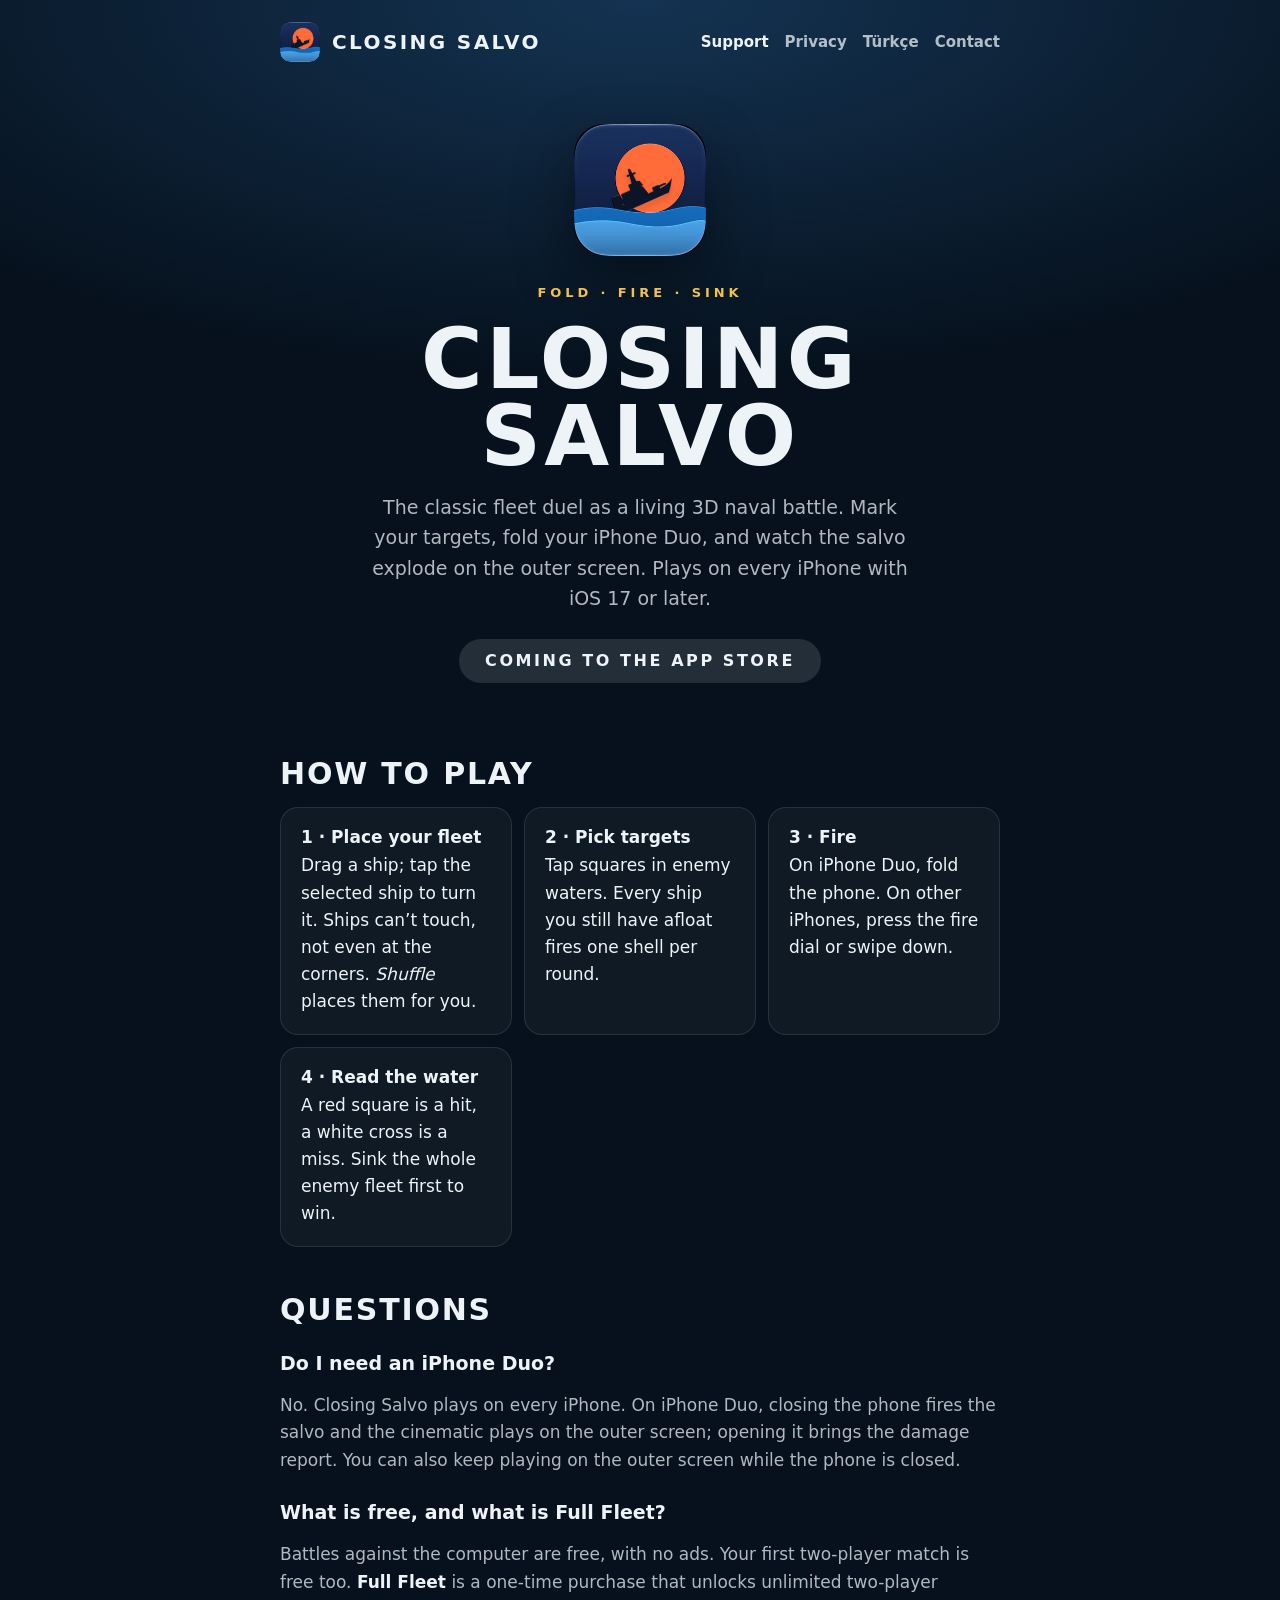
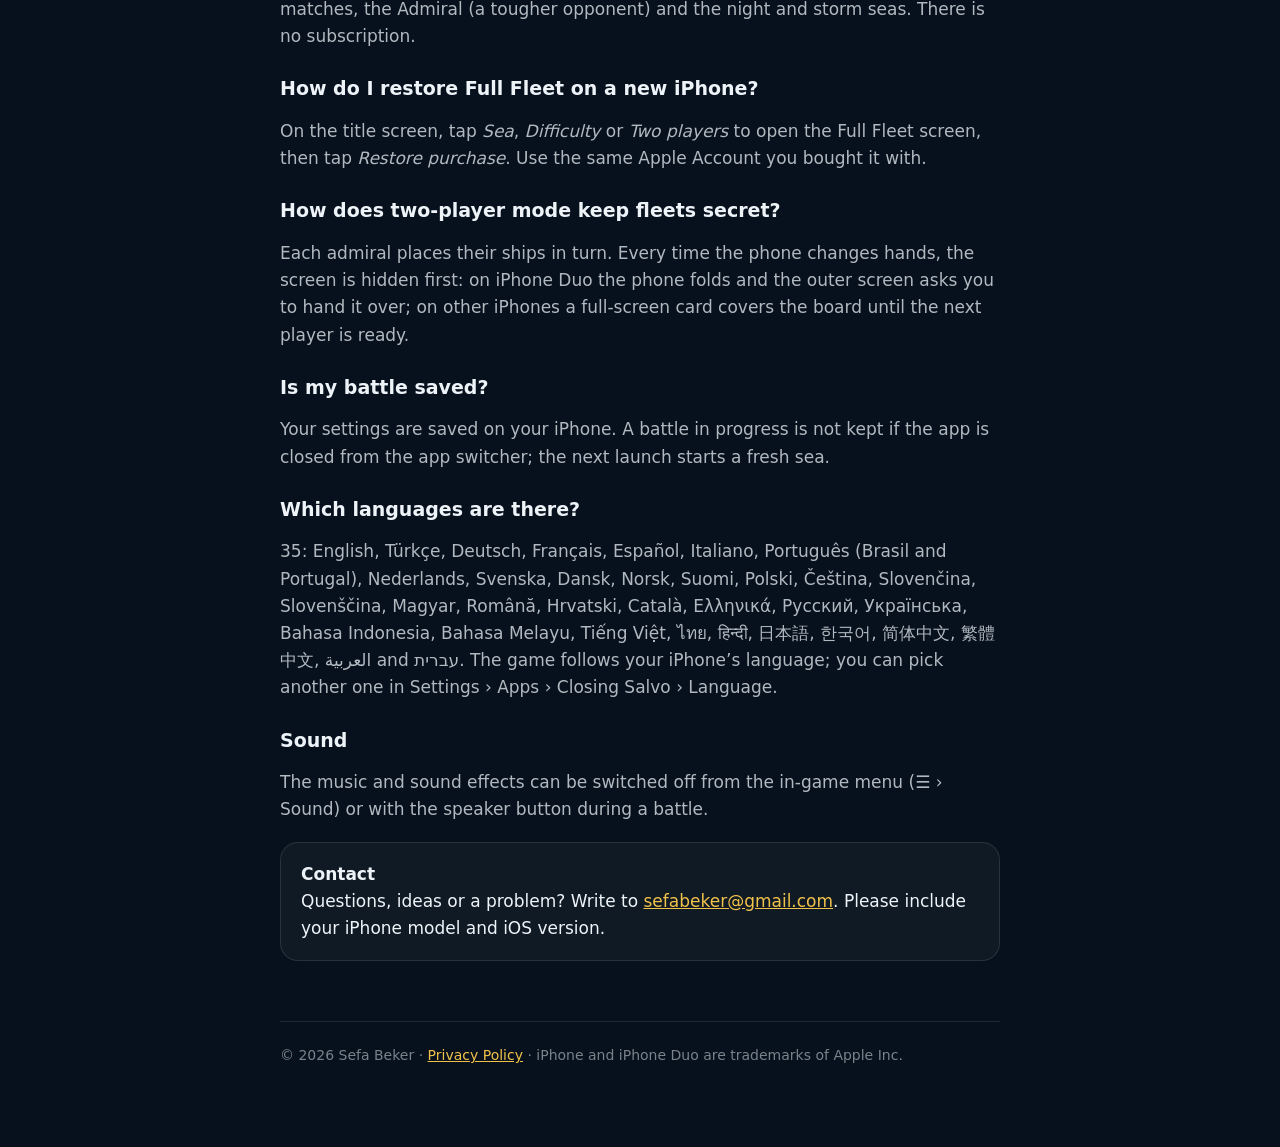
<file: index.html>
<!DOCTYPE html>
<html lang="en">
<head>
<meta charset="UTF-8">
<meta name="viewport" content="width=device-width, initial-scale=1">
<title>Closing Salvo: Sea Battle — Support</title>
<meta name="description" content="Closing Salvo is a living 3D naval battle. On iPhone Duo, fold the phone to fire your salvo. Help, privacy and contact.">
<link rel="icon" href="assets/favicon.png">
<link rel="apple-touch-icon" href="assets/apple-touch-icon.png">
<link rel="stylesheet" href="assets/style.css">
</head>
<body>
<div class="wrap">
  <header>
    <a class="brand" href="./"><img src="assets/icon.png" alt="">Closing Salvo</a>
    <nav>
      <a href="./" aria-current="page">Support</a>
      <a href="privacy-policy.html">Privacy</a>
      <a href="tr/">Türkçe</a>
      <a href="mailto:sefabeker@gmail.com?subject=Closing%20Salvo">Contact</a>
    </nav>
  </header>

  <section class="hero">
    <img class="icon" src="assets/icon.png" alt="Closing Salvo app icon">
    <div class="kicker" style="margin-top:22px">Fold · Fire · Sink</div>
    <h1>Closing Salvo</h1>
    <p class="lead">The classic fleet duel as a living 3D naval battle. Mark your targets, fold your iPhone Duo, and watch the salvo explode on the outer screen. Plays on every iPhone with iOS 17 or later.</p>
    <span class="store soon">Coming to the App Store</span>
  </section>

  <h2>How to play</h2>
  <div class="grid">
    <div class="card"><b>1 · Place your fleet</b>Drag a ship; tap the selected ship to turn it. Ships can’t touch, not even at the corners. <em>Shuffle</em> places them for you.</div>
    <div class="card"><b>2 · Pick targets</b>Tap squares in enemy waters. Every ship you still have afloat fires one shell per round.</div>
    <div class="card"><b>3 · Fire</b>On iPhone Duo, fold the phone. On other iPhones, press the fire dial or swipe down.</div>
    <div class="card"><b>4 · Read the water</b>A red square is a hit, a white cross is a miss. Sink the whole enemy fleet first to win.</div>
  </div>

  <h2>Questions</h2>
  <h3>Do I need an iPhone Duo?</h3>
  <p>No. Closing Salvo plays on every iPhone. On iPhone Duo, closing the phone fires the salvo and the cinematic plays on the outer screen; opening it brings the damage report. You can also keep playing on the outer screen while the phone is closed.</p>
  <h3>What is free, and what is Full Fleet?</h3>
  <p>Battles against the computer are free, with no ads. Your first two-player match is free too. <strong>Full Fleet</strong> is a one-time purchase that unlocks unlimited two-player matches, the Admiral (a tougher opponent) and the night and storm seas. There is no subscription.</p>
  <h3>How do I restore Full Fleet on a new iPhone?</h3>
  <p>On the title screen, tap <em>Sea</em>, <em>Difficulty</em> or <em>Two players</em> to open the Full Fleet screen, then tap <em>Restore purchase</em>. Use the same Apple Account you bought it with.</p>
  <h3>How does two-player mode keep fleets secret?</h3>
  <p>Each admiral places their ships in turn. Every time the phone changes hands, the screen is hidden first: on iPhone Duo the phone folds and the outer screen asks you to hand it over; on other iPhones a full-screen card covers the board until the next player is ready.</p>
  <h3>Is my battle saved?</h3>
  <p>Your settings are saved on your iPhone. A battle in progress is not kept if the app is closed from the app switcher; the next launch starts a fresh sea.</p>
  <h3>Which languages are there?</h3>
  <p>35: English, Türkçe, Deutsch, Français, Español, Italiano, Português (Brasil and Portugal), Nederlands, Svenska, Dansk, Norsk, Suomi, Polski, Čeština, Slovenčina, Slovenščina, Magyar, Română, Hrvatski, Català, Ελληνικά, Русский, Українська, Bahasa Indonesia, Bahasa Melayu, Tiếng Việt, ไทย, हिन्दी, 日本語, 한국어, 简体中文, 繁體中文, العربية and עברית. The game follows your iPhone’s language; you can pick another one in Settings › Apps › Closing Salvo › Language.</p>
  <h3>Sound</h3>
  <p>The music and sound effects can be switched off from the in-game menu (☰ › Sound) or with the speaker button during a battle.</p>

  <div class="card">
    <strong>Contact</strong><br>
    Questions, ideas or a problem? Write to <a href="mailto:sefabeker@gmail.com?subject=Closing%20Salvo">sefabeker@gmail.com</a>. Please include your iPhone model and iOS version.
  </div>

  <footer>
    © 2026 Sefa Beker · <a href="privacy-policy.html">Privacy Policy</a> · iPhone and iPhone Duo are trademarks of Apple Inc.
  </footer>
</div>
</body>
</html>
</file>
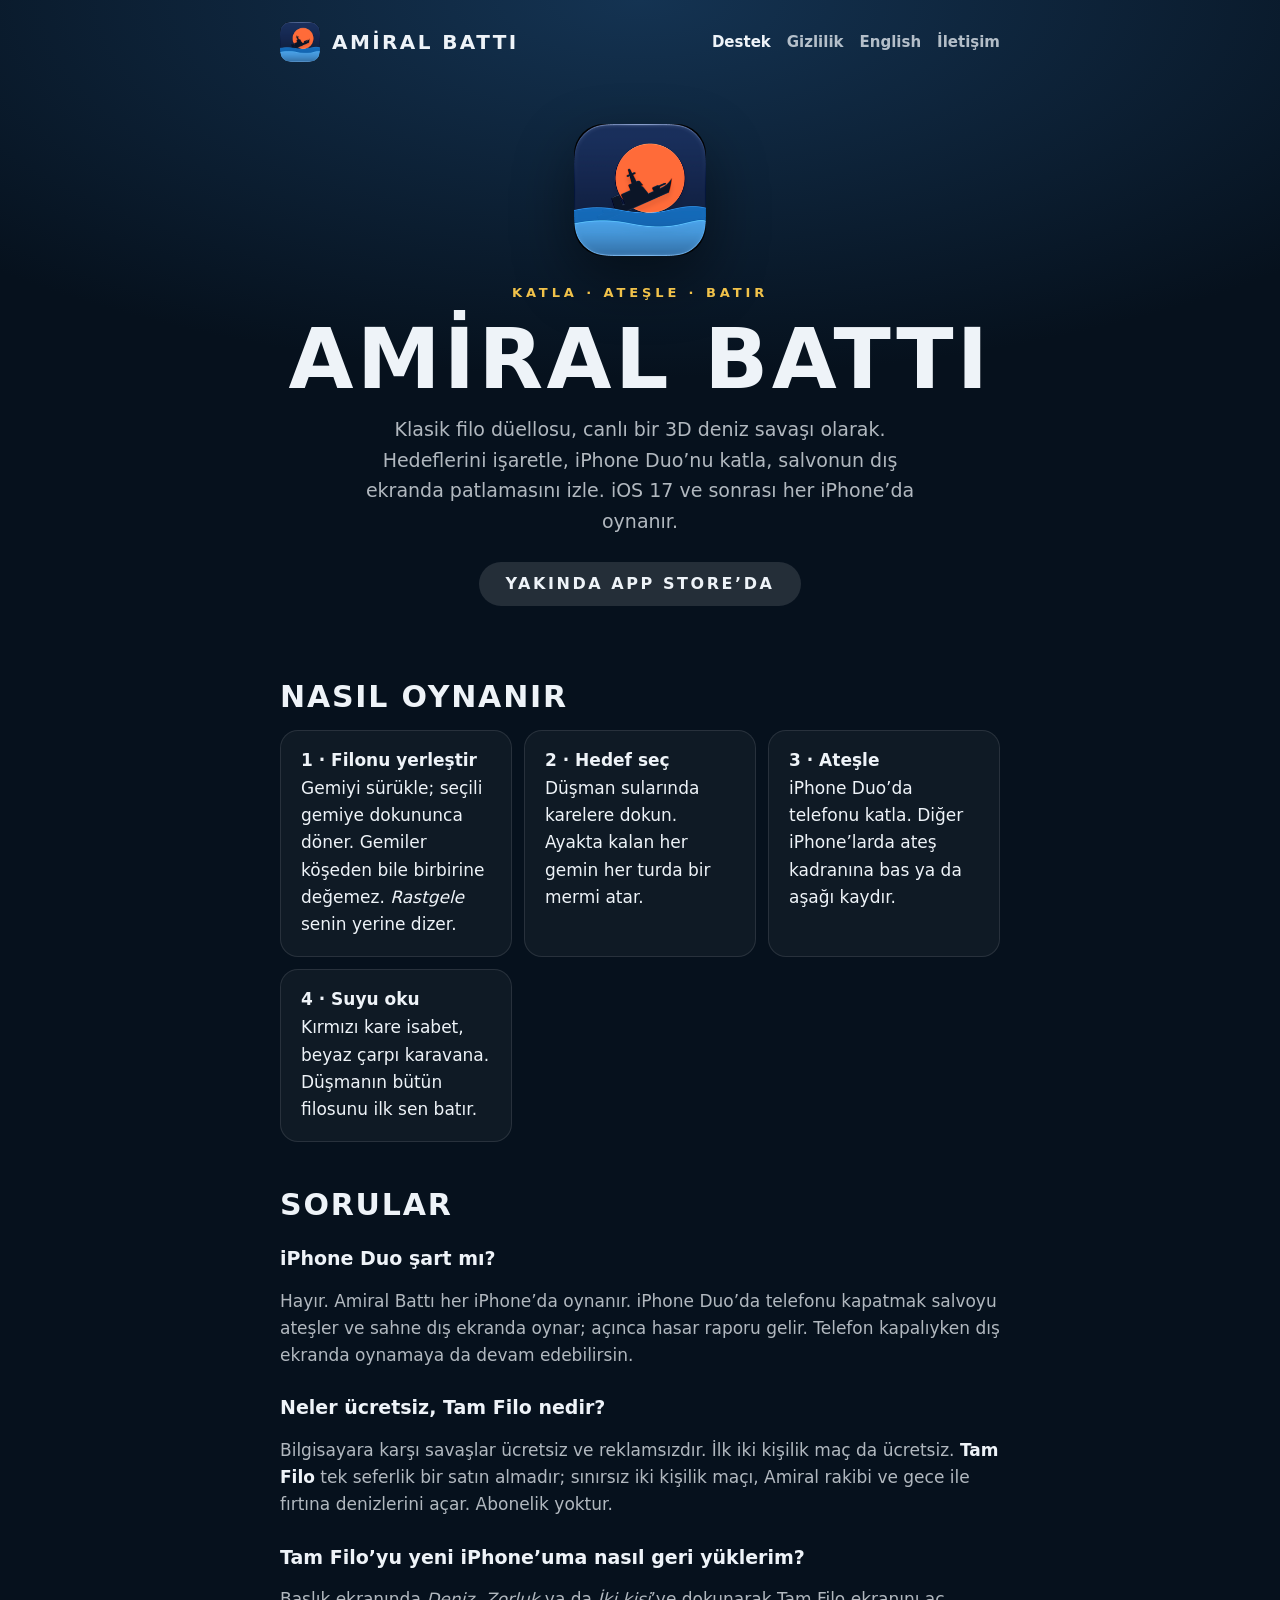
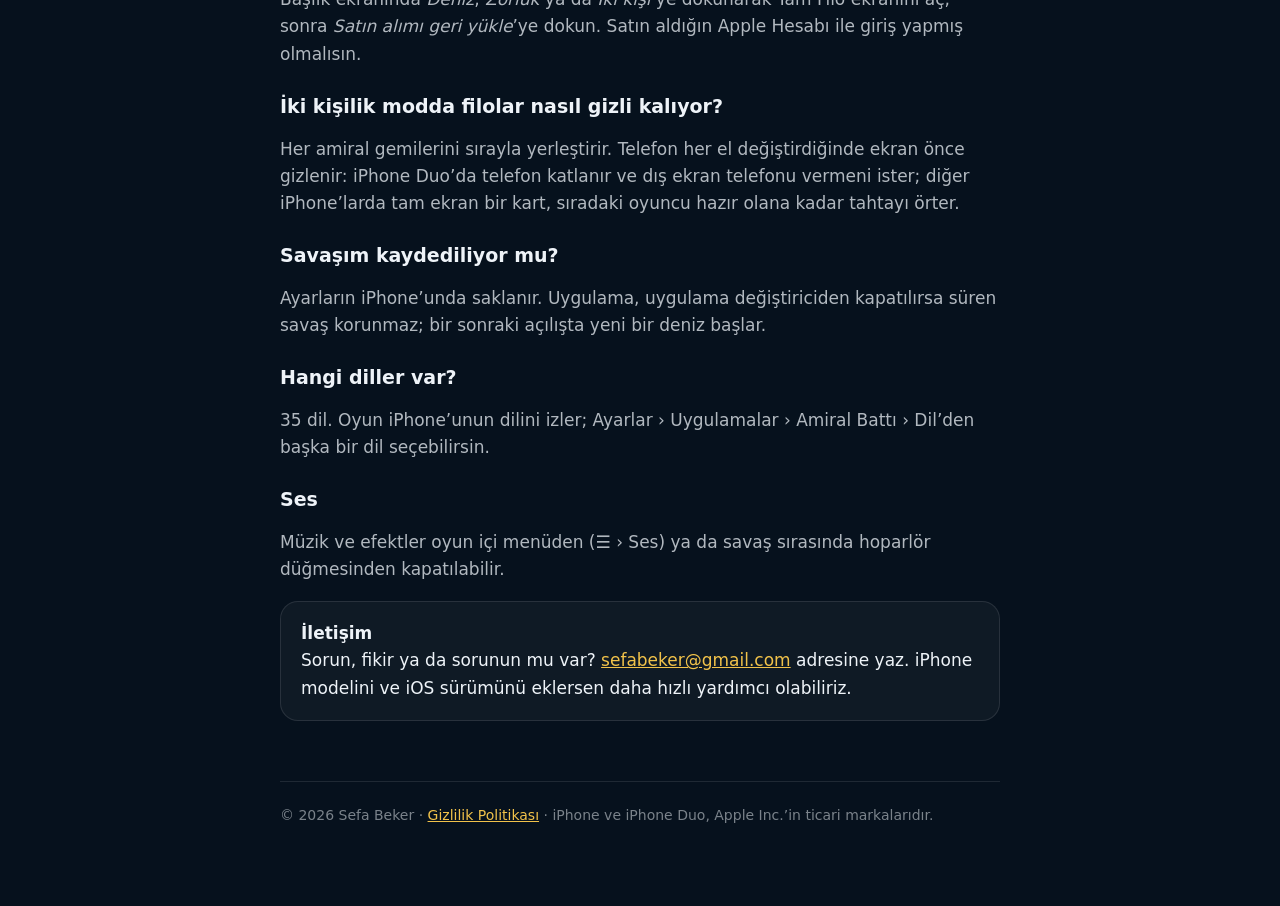
<file: tr/index.html>
<!DOCTYPE html>
<html lang="tr">
<head>
<meta charset="UTF-8">
<meta name="viewport" content="width=device-width, initial-scale=1">
<title>Amiral Battı: Katla ve Ateşle — Destek</title>
<meta name="description" content="Amiral Battı, canlı bir 3D deniz savaşı. iPhone Duo’da telefonu katla, salvo ateşlensin. Yardım, gizlilik ve iletişim.">
<link rel="icon" href="../assets/favicon.png">
<link rel="apple-touch-icon" href="../assets/apple-touch-icon.png">
<link rel="stylesheet" href="../assets/style.css">
</head>
<body>
<div class="wrap">
  <header>
    <a class="brand" href="./"><img src="../assets/icon.png" alt="">Amiral Battı</a>
    <nav>
      <a href="./" aria-current="page">Destek</a>
      <a href="gizlilik.html">Gizlilik</a>
      <a href="../">English</a>
      <a href="mailto:sefabeker@gmail.com?subject=Amiral%20Batt%C4%B1">İletişim</a>
    </nav>
  </header>

  <section class="hero">
    <img class="icon" src="../assets/icon.png" alt="Amiral Battı uygulama simgesi">
    <div class="kicker" style="margin-top:22px">Katla · Ateşle · Batır</div>
    <h1>Amiral Battı</h1>
    <p class="lead">Klasik filo düellosu, canlı bir 3D deniz savaşı olarak. Hedeflerini işaretle, iPhone Duo’nu katla, salvonun dış ekranda patlamasını izle. iOS 17 ve sonrası her iPhone’da oynanır.</p>
    <span class="store soon">Yakında App Store’da</span>
  </section>

  <h2>Nasıl oynanır</h2>
  <div class="grid">
    <div class="card"><b>1 · Filonu yerleştir</b>Gemiyi sürükle; seçili gemiye dokununca döner. Gemiler köşeden bile birbirine değemez. <em>Rastgele</em> senin yerine dizer.</div>
    <div class="card"><b>2 · Hedef seç</b>Düşman sularında karelere dokun. Ayakta kalan her gemin her turda bir mermi atar.</div>
    <div class="card"><b>3 · Ateşle</b>iPhone Duo’da telefonu katla. Diğer iPhone’larda ateş kadranına bas ya da aşağı kaydır.</div>
    <div class="card"><b>4 · Suyu oku</b>Kırmızı kare isabet, beyaz çarpı karavana. Düşmanın bütün filosunu ilk sen batır.</div>
  </div>

  <h2>Sorular</h2>
  <h3>iPhone Duo şart mı?</h3>
  <p>Hayır. Amiral Battı her iPhone’da oynanır. iPhone Duo’da telefonu kapatmak salvoyu ateşler ve sahne dış ekranda oynar; açınca hasar raporu gelir. Telefon kapalıyken dış ekranda oynamaya da devam edebilirsin.</p>
  <h3>Neler ücretsiz, Tam Filo nedir?</h3>
  <p>Bilgisayara karşı savaşlar ücretsiz ve reklamsızdır. İlk iki kişilik maç da ücretsiz. <strong>Tam Filo</strong> tek seferlik bir satın almadır; sınırsız iki kişilik maçı, Amiral rakibi ve gece ile fırtına denizlerini açar. Abonelik yoktur.</p>
  <h3>Tam Filo’yu yeni iPhone’uma nasıl geri yüklerim?</h3>
  <p>Başlık ekranında <em>Deniz</em>, <em>Zorluk</em> ya da <em>İki kişi</em>’ye dokunarak Tam Filo ekranını aç, sonra <em>Satın alımı geri yükle</em>’ye dokun. Satın aldığın Apple Hesabı ile giriş yapmış olmalısın.</p>
  <h3>İki kişilik modda filolar nasıl gizli kalıyor?</h3>
  <p>Her amiral gemilerini sırayla yerleştirir. Telefon her el değiştirdiğinde ekran önce gizlenir: iPhone Duo’da telefon katlanır ve dış ekran telefonu vermeni ister; diğer iPhone’larda tam ekran bir kart, sıradaki oyuncu hazır olana kadar tahtayı örter.</p>
  <h3>Savaşım kaydediliyor mu?</h3>
  <p>Ayarların iPhone’unda saklanır. Uygulama, uygulama değiştiriciden kapatılırsa süren savaş korunmaz; bir sonraki açılışta yeni bir deniz başlar.</p>
  <h3>Hangi diller var?</h3>
  <p>35 dil. Oyun iPhone’unun dilini izler; Ayarlar › Uygulamalar › Amiral Battı › Dil’den başka bir dil seçebilirsin.</p>
  <h3>Ses</h3>
  <p>Müzik ve efektler oyun içi menüden (☰ › Ses) ya da savaş sırasında hoparlör düğmesinden kapatılabilir.</p>

  <div class="card">
    <strong>İletişim</strong><br>
    Sorun, fikir ya da sorunun mu var? <a href="mailto:sefabeker@gmail.com?subject=Amiral%20Batt%C4%B1">sefabeker@gmail.com</a> adresine yaz. iPhone modelini ve iOS sürümünü eklersen daha hızlı yardımcı olabiliriz.
  </div>

  <footer>
    © 2026 Sefa Beker · <a href="gizlilik.html">Gizlilik Politikası</a> · iPhone ve iPhone Duo, Apple Inc.’in ticari markalarıdır.
  </footer>
</div>
</body>
</html>
</file>
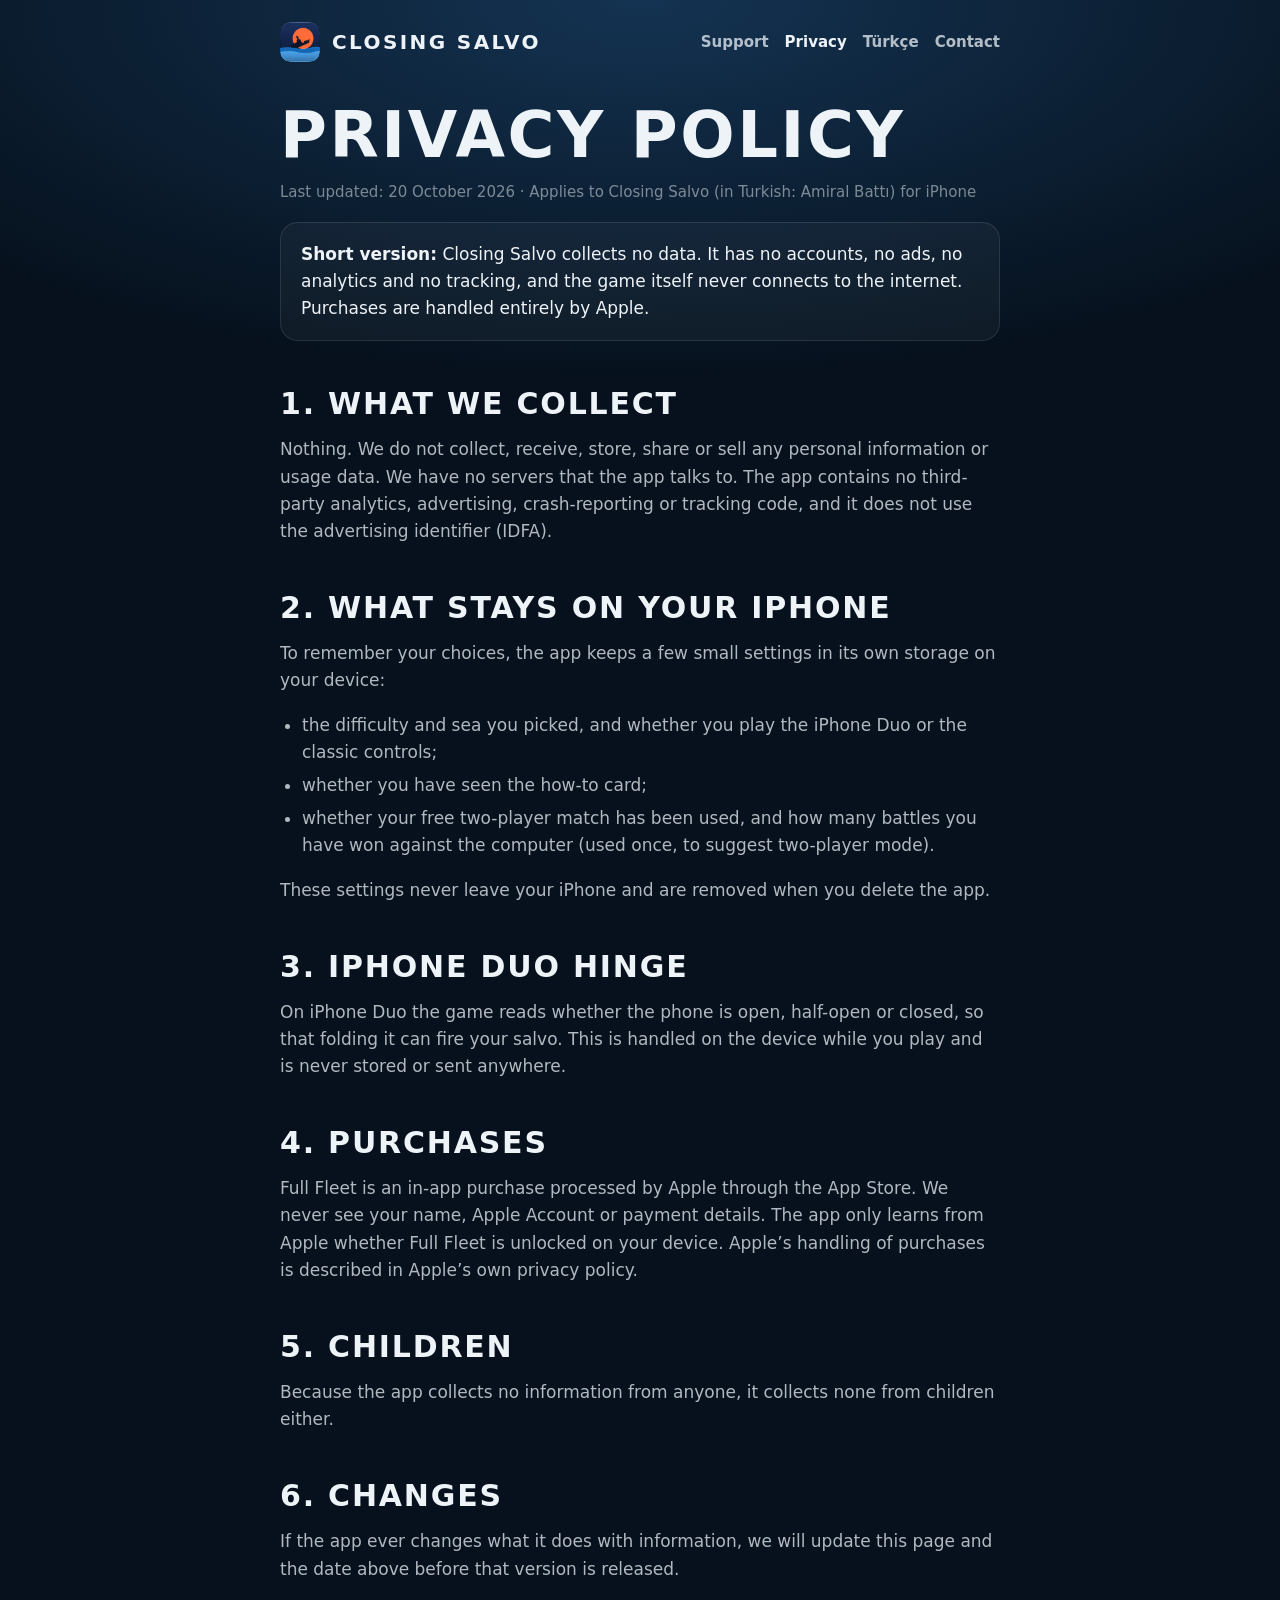
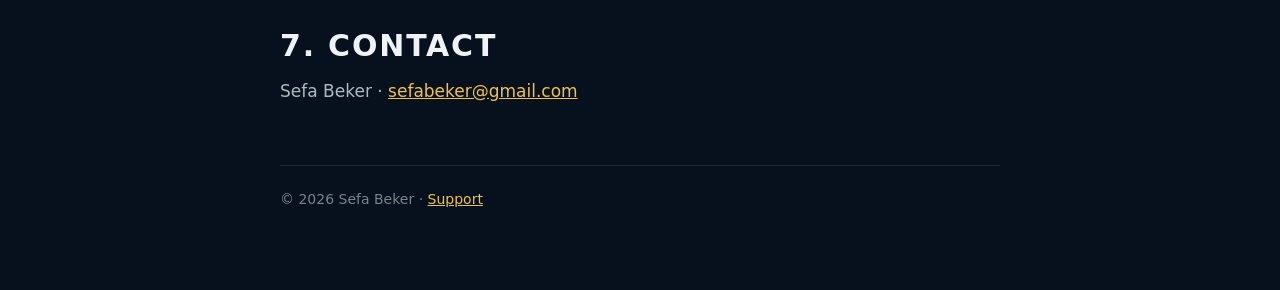
<file: privacy-policy.html>
<!DOCTYPE html>
<html lang="en">
<head>
<meta charset="UTF-8">
<meta name="viewport" content="width=device-width, initial-scale=1">
<title>Privacy Policy — Closing Salvo</title>
<link rel="icon" href="assets/favicon.png">
<link rel="stylesheet" href="assets/style.css">
</head>
<body>
<div class="wrap">
  <header>
    <a class="brand" href="./"><img src="assets/icon.png" alt="">Closing Salvo</a>
    <nav>
      <a href="./">Support</a>
      <a href="privacy-policy.html" aria-current="page">Privacy</a>
      <a href="tr/gizlilik.html">Türkçe</a>
      <a href="mailto:sefabeker@gmail.com?subject=Closing%20Salvo%20privacy">Contact</a>
    </nav>
  </header>

  <h1 style="font-size:clamp(40px,9vw,64px)">Privacy Policy</h1>
  <p class="updated">Last updated: 20 October 2026 · Applies to Closing Salvo (in Turkish: Amiral Battı) for iPhone</p>

  <div class="card"><strong>Short version:</strong> Closing Salvo collects no data. It has no accounts, no ads, no analytics and no tracking, and the game itself never connects to the internet. Purchases are handled entirely by Apple.</div>

  <h2>1. What we collect</h2>
  <p>Nothing. We do not collect, receive, store, share or sell any personal information or usage data. We have no servers that the app talks to. The app contains no third-party analytics, advertising, crash-reporting or tracking code, and it does not use the advertising identifier (IDFA).</p>

  <h2>2. What stays on your iPhone</h2>
  <p>To remember your choices, the app keeps a few small settings in its own storage on your device:</p>
  <ul>
    <li>the difficulty and sea you picked, and whether you play the iPhone Duo or the classic controls;</li>
    <li>whether you have seen the how-to card;</li>
    <li>whether your free two-player match has been used, and how many battles you have won against the computer (used once, to suggest two-player mode).</li>
  </ul>
  <p>These settings never leave your iPhone and are removed when you delete the app.</p>

  <h2>3. iPhone Duo hinge</h2>
  <p>On iPhone Duo the game reads whether the phone is open, half-open or closed, so that folding it can fire your salvo. This is handled on the device while you play and is never stored or sent anywhere.</p>

  <h2>4. Purchases</h2>
  <p>Full Fleet is an in-app purchase processed by Apple through the App Store. We never see your name, Apple Account or payment details. The app only learns from Apple whether Full Fleet is unlocked on your device. Apple’s handling of purchases is described in Apple’s own privacy policy.</p>

  <h2>5. Children</h2>
  <p>Because the app collects no information from anyone, it collects none from children either.</p>

  <h2>6. Changes</h2>
  <p>If the app ever changes what it does with information, we will update this page and the date above before that version is released.</p>

  <h2>7. Contact</h2>
  <p>Sefa Beker · <a href="mailto:sefabeker@gmail.com?subject=Closing%20Salvo%20privacy">sefabeker@gmail.com</a></p>

  <footer>© 2026 Sefa Beker · <a href="./">Support</a></footer>
</div>
</body>
</html>
</file>
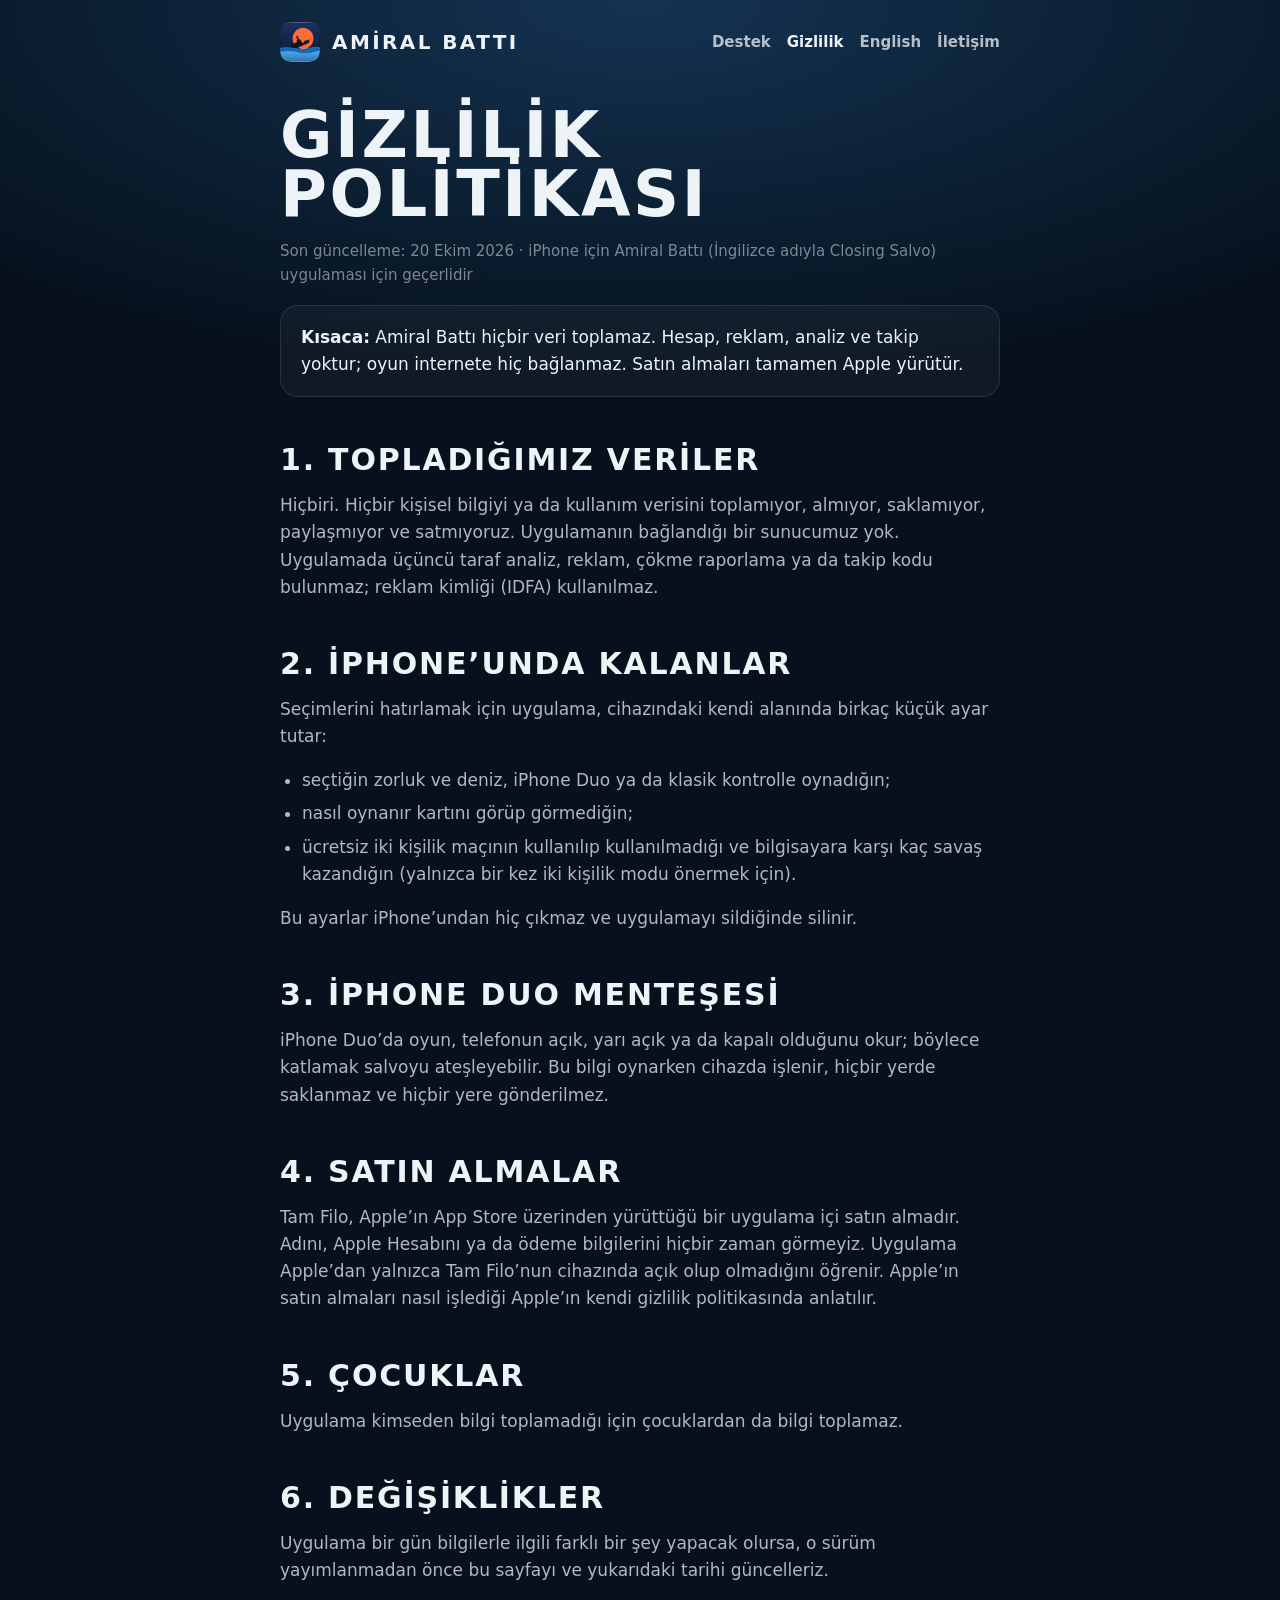
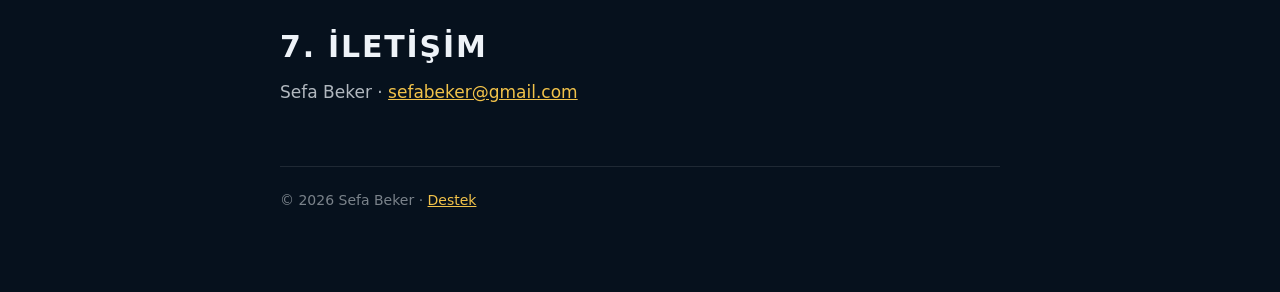
<file: tr/gizlilik.html>
<!DOCTYPE html>
<html lang="tr">
<head>
<meta charset="UTF-8">
<meta name="viewport" content="width=device-width, initial-scale=1">
<title>Gizlilik Politikası — Amiral Battı</title>
<link rel="icon" href="../assets/favicon.png">
<link rel="stylesheet" href="../assets/style.css">
</head>
<body>
<div class="wrap">
  <header>
    <a class="brand" href="./"><img src="../assets/icon.png" alt="">Amiral Battı</a>
    <nav>
      <a href="./">Destek</a>
      <a href="gizlilik.html" aria-current="page">Gizlilik</a>
      <a href="../privacy-policy.html">English</a>
      <a href="mailto:sefabeker@gmail.com?subject=Amiral%20Batt%C4%B1%20gizlilik">İletişim</a>
    </nav>
  </header>

  <h1 style="font-size:clamp(40px,9vw,64px)">Gizlilik Politikası</h1>
  <p class="updated">Son güncelleme: 20 Ekim 2026 · iPhone için Amiral Battı (İngilizce adıyla Closing Salvo) uygulaması için geçerlidir</p>

  <div class="card"><strong>Kısaca:</strong> Amiral Battı hiçbir veri toplamaz. Hesap, reklam, analiz ve takip yoktur; oyun internete hiç bağlanmaz. Satın almaları tamamen Apple yürütür.</div>

  <h2>1. Topladığımız veriler</h2>
  <p>Hiçbiri. Hiçbir kişisel bilgiyi ya da kullanım verisini toplamıyor, almıyor, saklamıyor, paylaşmıyor ve satmıyoruz. Uygulamanın bağlandığı bir sunucumuz yok. Uygulamada üçüncü taraf analiz, reklam, çökme raporlama ya da takip kodu bulunmaz; reklam kimliği (IDFA) kullanılmaz.</p>

  <h2>2. iPhone’unda kalanlar</h2>
  <p>Seçimlerini hatırlamak için uygulama, cihazındaki kendi alanında birkaç küçük ayar tutar:</p>
  <ul>
    <li>seçtiğin zorluk ve deniz, iPhone Duo ya da klasik kontrolle oynadığın;</li>
    <li>nasıl oynanır kartını görüp görmediğin;</li>
    <li>ücretsiz iki kişilik maçının kullanılıp kullanılmadığı ve bilgisayara karşı kaç savaş kazandığın (yalnızca bir kez iki kişilik modu önermek için).</li>
  </ul>
  <p>Bu ayarlar iPhone’undan hiç çıkmaz ve uygulamayı sildiğinde silinir.</p>

  <h2>3. iPhone Duo menteşesi</h2>
  <p>iPhone Duo’da oyun, telefonun açık, yarı açık ya da kapalı olduğunu okur; böylece katlamak salvoyu ateşleyebilir. Bu bilgi oynarken cihazda işlenir, hiçbir yerde saklanmaz ve hiçbir yere gönderilmez.</p>

  <h2>4. Satın almalar</h2>
  <p>Tam Filo, Apple’ın App Store üzerinden yürüttüğü bir uygulama içi satın almadır. Adını, Apple Hesabını ya da ödeme bilgilerini hiçbir zaman görmeyiz. Uygulama Apple’dan yalnızca Tam Filo’nun cihazında açık olup olmadığını öğrenir. Apple’ın satın almaları nasıl işlediği Apple’ın kendi gizlilik politikasında anlatılır.</p>

  <h2>5. Çocuklar</h2>
  <p>Uygulama kimseden bilgi toplamadığı için çocuklardan da bilgi toplamaz.</p>

  <h2>6. Değişiklikler</h2>
  <p>Uygulama bir gün bilgilerle ilgili farklı bir şey yapacak olursa, o sürüm yayımlanmadan önce bu sayfayı ve yukarıdaki tarihi güncelleriz.</p>

  <h2>7. İletişim</h2>
  <p>Sefa Beker · <a href="mailto:sefabeker@gmail.com?subject=Amiral%20Batt%C4%B1%20gizlilik">sefabeker@gmail.com</a></p>

  <footer>© 2026 Sefa Beker · <a href="./">Destek</a></footer>
</div>
</body>
</html>
</file>
<file: assets/style.css>
:root {
  --deep: #06111d; --navy: #0c1f33; --ink: #eef3f8; --ink2: rgba(238, 243, 248, .74); --ink3: rgba(238, 243, 248, .5);
  --brass: #f1c24a; --fire: #ff6a3d; --line: rgba(255, 255, 255, .1); --card: rgba(255, 255, 255, .04);
  --cond: "Avenir Next Condensed", "Arial Narrow", system-ui, sans-serif;
  --sans: system-ui, -apple-system, "Segoe UI", sans-serif;
}
* { box-sizing: border-box; }
html { -webkit-text-size-adjust: 100%; }
body { margin: 0; background: radial-gradient(120% 70% at 50% 0%, #143352 0%, var(--deep) 60%) fixed, var(--deep); color: var(--ink); font: 400 17px/1.6 var(--sans); }
a { color: var(--brass); }
.wrap { max-width: 760px; margin: 0 auto; padding: 0 20px 80px; }
header { display: flex; align-items: center; justify-content: space-between; gap: 12px; padding: 22px 0; }
.brand { display: flex; align-items: center; gap: 12px; color: var(--ink); text-decoration: none; font: 800 20px/1 var(--cond); letter-spacing: .12em; text-transform: uppercase; }
.brand img { width: 40px; height: 40px; border-radius: 10px; }
nav { display: flex; flex-wrap: wrap; gap: 6px 16px; font: 600 15px/1 var(--sans); }
nav a { color: var(--ink2); text-decoration: none; }
nav a:hover, nav a[aria-current] { color: var(--ink); }
.hero { text-align: center; padding: 40px 0 28px; }
.hero img.icon { width: 132px; height: 132px; border-radius: 30px; box-shadow: 0 24px 60px rgba(0, 0, 0, .45); }
h1 { margin: 22px 0 6px; font: 800 clamp(46px, 11vw, 84px)/.92 var(--cond); letter-spacing: .04em; text-transform: uppercase; }
.kicker { font: 700 13px/1 var(--cond); letter-spacing: .3em; text-transform: uppercase; color: var(--brass); }
.kicker .tm { text-transform: none; letter-spacing: .12em; }   /* Apple's product names keep their own spelling */
.lead { margin: 16px auto 0; max-width: 560px; color: var(--ink2); font-size: 19px; }
.store { display: inline-flex; align-items: center; gap: 10px; margin-top: 26px; padding: 14px 26px; border-radius: 30px; background: #fff; color: #0b1620; text-decoration: none; font: 800 16px/1 var(--cond); letter-spacing: .16em; text-transform: uppercase; }
.store.soon { background: rgba(255, 255, 255, .12); color: var(--ink); }
h2 { margin: 48px 0 12px; font: 800 30px/1 var(--cond); letter-spacing: .06em; text-transform: uppercase; }
h3 { margin: 26px 0 6px; font: 700 19px/1.3 var(--sans); }
p, li { color: var(--ink2); }
strong { color: var(--ink); }
ul, ol { padding-left: 22px; }
li { margin: 6px 0; }
.card { margin: 18px 0; padding: 18px 20px; border: 1px solid var(--line); border-radius: 18px; background: var(--card); }
.updated { color: var(--ink3); font-size: 15px; }
.grid { display: grid; grid-template-columns: repeat(auto-fit, minmax(210px, 1fr)); gap: 12px; margin-top: 18px; }
.grid .card { margin: 0; }
.grid b { display: block; margin-bottom: 4px; color: var(--ink); font: 700 17px/1.3 var(--sans); }
footer { margin-top: 60px; padding-top: 22px; border-top: 1px solid var(--line); color: var(--ink3); font-size: 14px; }
@media (max-width: 520px) { body { font-size: 16px; } header { flex-direction: column; align-items: flex-start; } }
</file>
